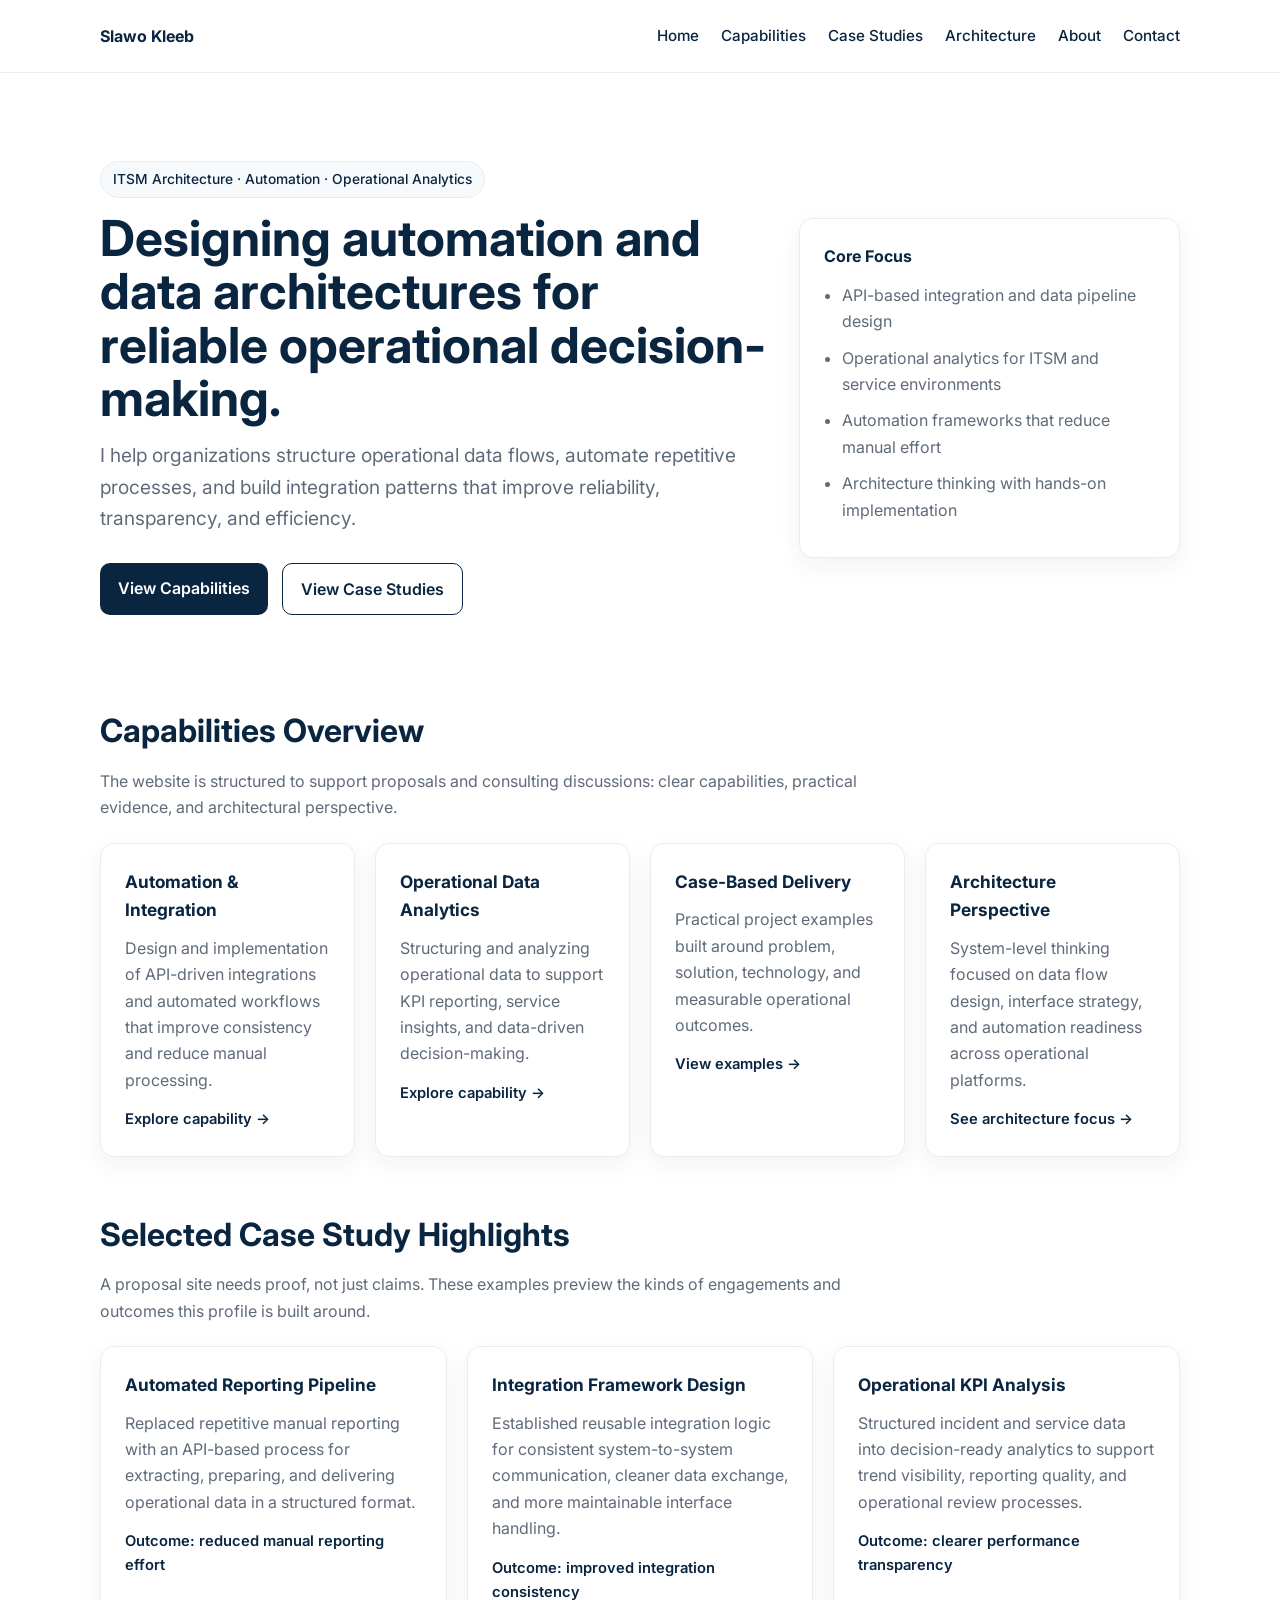
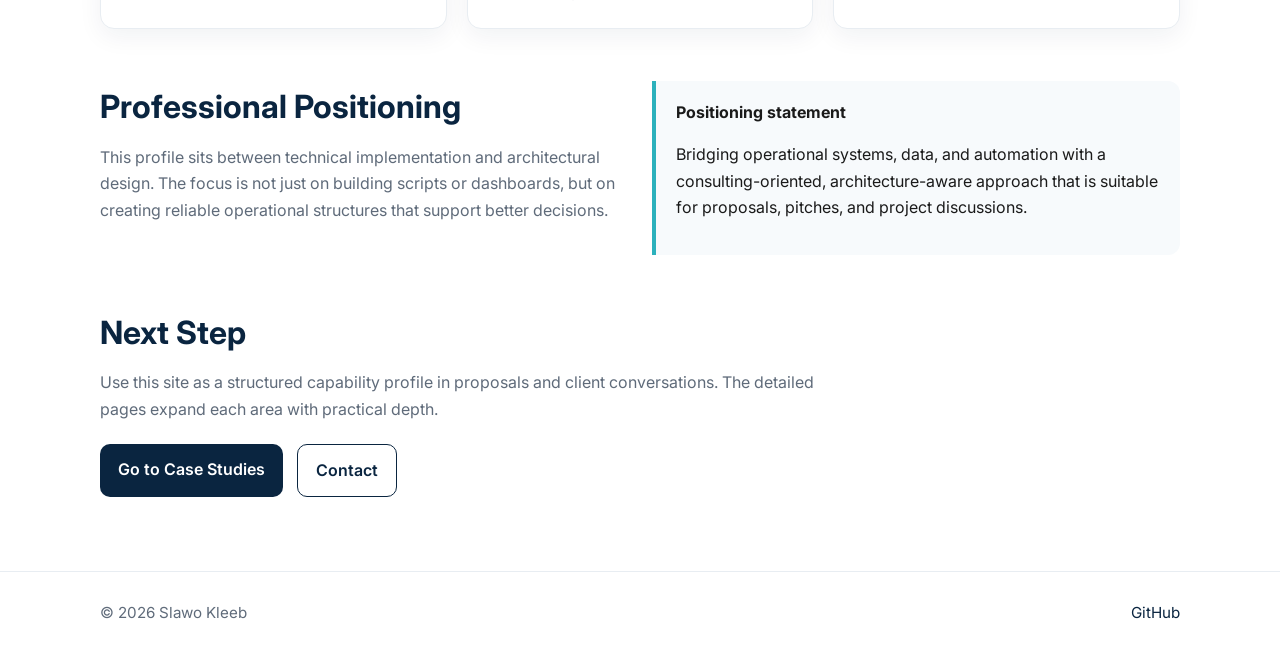
<file: index.html>
<!DOCTYPE html>
<html lang="en">
<head>
  <meta charset="UTF-8" />
  <meta name="viewport" content="width=device-width, initial-scale=1.0" />
  <title>Slawo Kleeb | ITSM Architect & Automation Specialist</title>
  <meta
    name="description"
    content="Slawo Kleeb helps organizations improve operational decision-making through automation, integration, and data architecture."
  />
  <link rel="preconnect" href="https://fonts.googleapis.com" />
  <link rel="preconnect" href="https://fonts.gstatic.com" crossorigin />
  <link
    href="https://fonts.googleapis.com/css2?family=Inter:wght@300;400;500;600;700&display=swap"
    rel="stylesheet"
  />
  <link rel="stylesheet" href="styles.css" />
</head>
<body>
  <header class="site-header">
    <div class="container header-inner">
      <a class="brand" href="index.html">Slawo Kleeb</a>
      <nav class="nav" aria-label="Main navigation">
        <a href="index.html">Home</a>
        <a href="capabilities.html">Capabilities</a>
        <a href="case-studies.html">Case Studies</a>
        <a href="architecture.html">Architecture</a>
        <a href="about.html">About</a>
        <a href="contact.html">Contact</a>
      </nav>
    </div>
  </header>

  <main>
    <section class="hero">
      <div class="container hero-grid">
        <div>
          <div class="eyebrow">ITSM Architecture · Automation · Operational Analytics</div>
          <h1>Designing automation and data architectures for reliable operational decision-making.</h1>
          <p class="hero-subtitle">
            I help organizations structure operational data flows, automate repetitive processes,
            and build integration patterns that improve reliability, transparency, and efficiency.
          </p>
          <div class="button-row">
            <a class="btn btn-primary" href="capabilities.html">View Capabilities</a>
            <a class="btn btn-secondary" href="case-studies.html">View Case Studies</a>
          </div>
        </div>

        <aside class="hero-card">
          <h3>Core Focus</h3>
          <ul>
            <li>API-based integration and data pipeline design</li>
            <li>Operational analytics for ITSM and service environments</li>
            <li>Automation frameworks that reduce manual effort</li>
            <li>Architecture thinking with hands-on implementation</li>
          </ul>
        </aside>
      </div>
    </section>

    <section class="section">
      <div class="container">
        <div class="section-header">
          <h2>Capabilities Overview</h2>
          <p>
            The website is structured to support proposals and consulting discussions:
            clear capabilities, practical evidence, and architectural perspective.
          </p>
        </div>

        <div class="grid grid-4">
          <article class="card">
            <h3>Automation & Integration</h3>
            <p>
              Design and implementation of API-driven integrations and automated workflows
              that improve consistency and reduce manual processing.
            </p>
            <div class="meta"><a href="capabilities.html">Explore capability →</a></div>
          </article>

          <article class="card">
            <h3>Operational Data Analytics</h3>
            <p>
              Structuring and analyzing operational data to support KPI reporting,
              service insights, and data-driven decision-making.
            </p>
            <div class="meta"><a href="capabilities.html">Explore capability →</a></div>
          </article>

          <article class="card">
            <h3>Case-Based Delivery</h3>
            <p>
              Practical project examples built around problem, solution, technology,
              and measurable operational outcomes.
            </p>
            <div class="meta"><a href="case-studies.html">View examples →</a></div>
          </article>

          <article class="card">
            <h3>Architecture Perspective</h3>
            <p>
              System-level thinking focused on data flow design, interface strategy,
              and automation readiness across operational platforms.
            </p>
            <div class="meta"><a href="architecture.html">See architecture focus →</a></div>
          </article>
        </div>
      </div>
    </section>

    <section class="section">
      <div class="container">
        <div class="section-header">
          <h2>Selected Case Study Highlights</h2>
          <p>
            A proposal site needs proof, not just claims. These examples preview the kinds of
            engagements and outcomes this profile is built around.
          </p>
        </div>

        <div class="grid grid-3">
          <article class="card">
            <h3>Automated Reporting Pipeline</h3>
            <p>
              Replaced repetitive manual reporting with an API-based process for extracting,
              preparing, and delivering operational data in a structured format.
            </p>
            <div class="meta">Outcome: reduced manual reporting effort</div>
          </article>

          <article class="card">
            <h3>Integration Framework Design</h3>
            <p>
              Established reusable integration logic for consistent system-to-system communication,
              cleaner data exchange, and more maintainable interface handling.
            </p>
            <div class="meta">Outcome: improved integration consistency</div>
          </article>

          <article class="card">
            <h3>Operational KPI Analysis</h3>
            <p>
              Structured incident and service data into decision-ready analytics to support trend
              visibility, reporting quality, and operational review processes.
            </p>
            <div class="meta">Outcome: clearer performance transparency</div>
          </article>
        </div>
      </div>
    </section>

    <section class="section">
      <div class="container split">
        <div>
          <div class="section-header">
            <h2>Professional Positioning</h2>
            <p>
              This profile sits between technical implementation and architectural design.
              The focus is not just on building scripts or dashboards, but on creating reliable
              operational structures that support better decisions.
            </p>
          </div>
        </div>

        <div class="focus-box">
          <strong>Positioning statement</strong>
          <p>
            Bridging operational systems, data, and automation with a consulting-oriented,
            architecture-aware approach that is suitable for proposals, pitches, and project discussions.
          </p>
        </div>
      </div>
    </section>

    <section class="section">
      <div class="container">
        <div class="section-header">
          <h2>Next Step</h2>
          <p>
            Use this site as a structured capability profile in proposals and client conversations.
            The detailed pages expand each area with practical depth.
          </p>
        </div>
        <div class="button-row">
          <a class="btn btn-primary" href="case-studies.html">Go to Case Studies</a>
          <a class="btn btn-secondary" href="contact.html">Contact</a>
        </div>
      </div>
    </section>
  </main>

  <footer class="site-footer">
    <div class="container footer-row">
      <div>© 2026 Slawo Kleeb</div>
      <div>
        <a href="https://github.com/SlawoKleeb" target="_blank" rel="noopener noreferrer">GitHub</a>
      </div>
    </div>
  </footer>
</body>
</html>
</file>
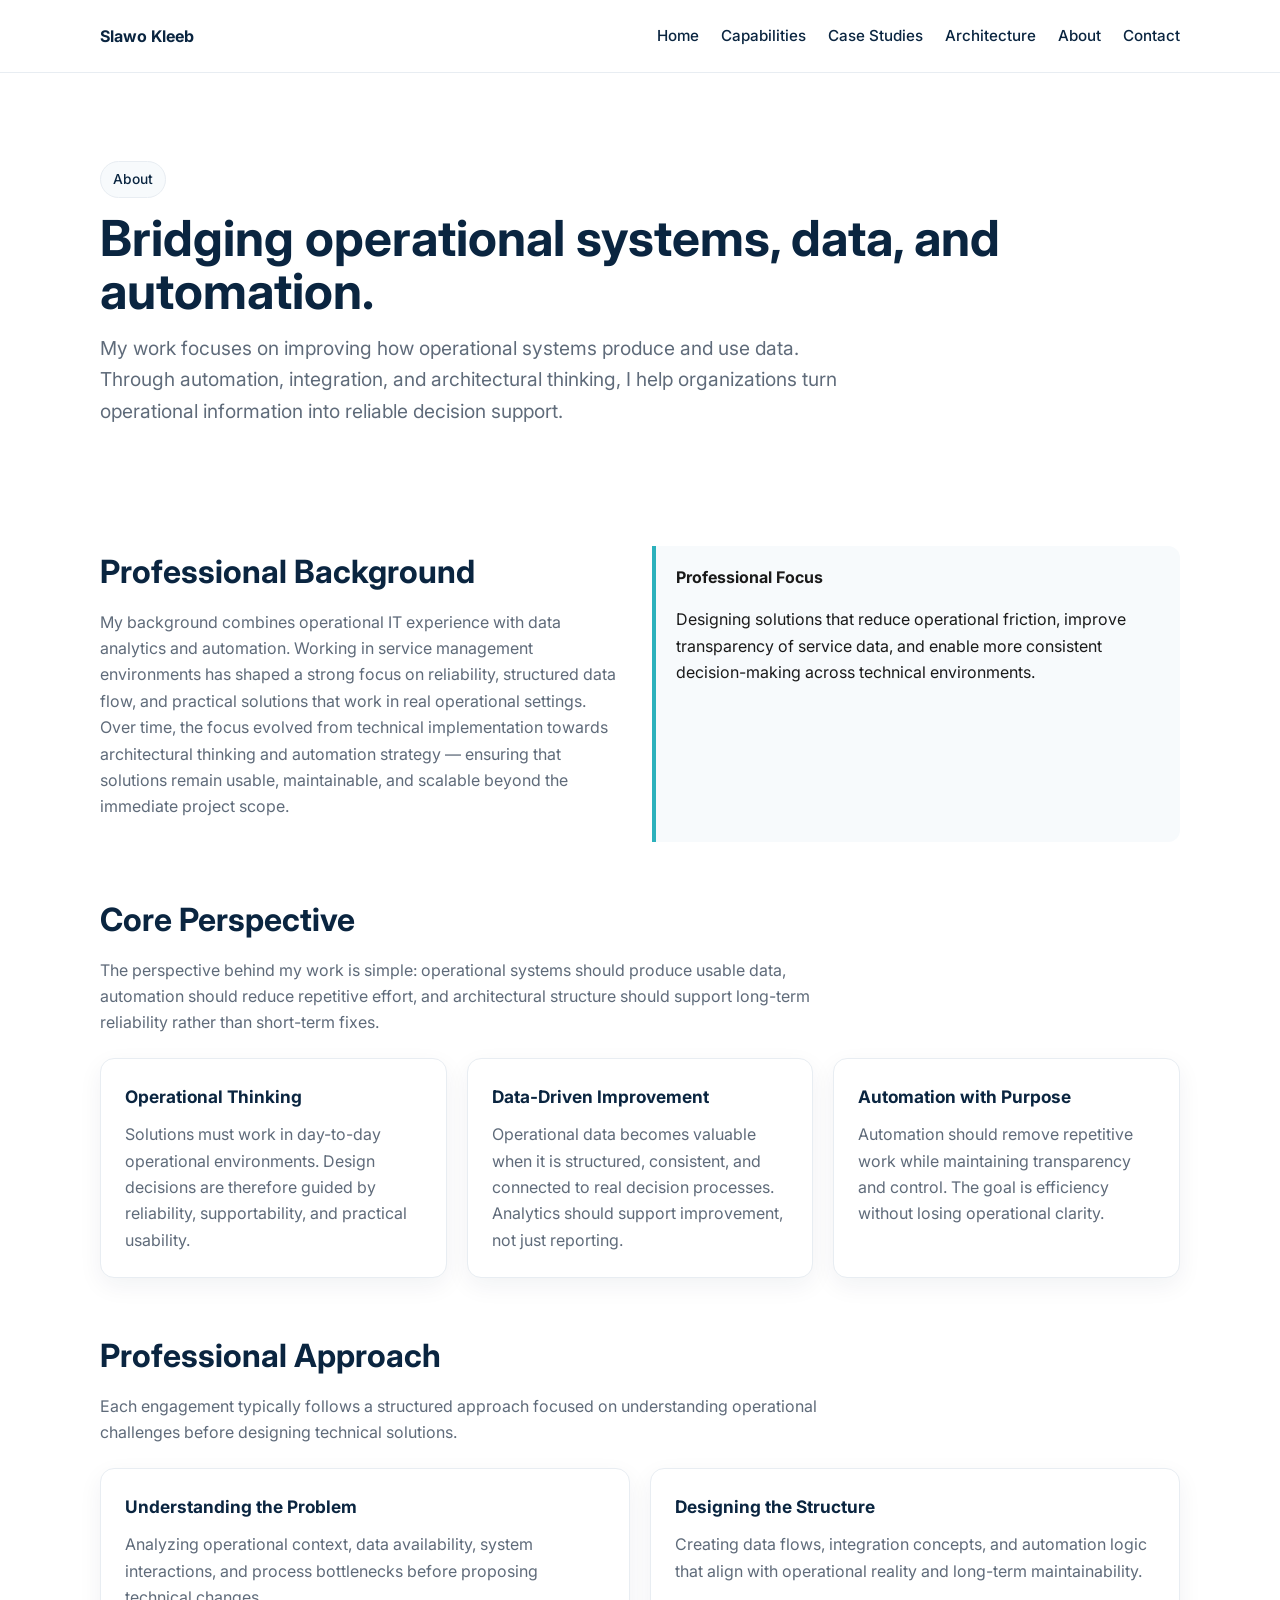
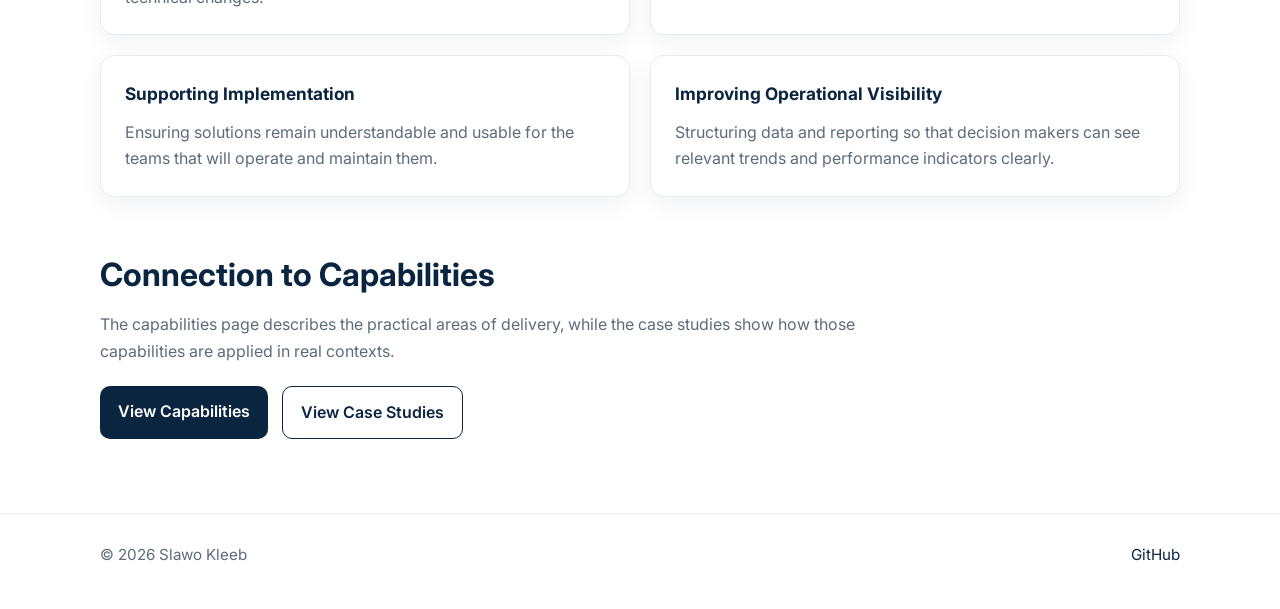
<file: about.html>
<!DOCTYPE html>
<html lang="en">
<head>
<meta charset="UTF-8">
<meta name="viewport" content="width=device-width, initial-scale=1.0">
<title>About | Slawo Kleeb</title>

<link rel="preconnect" href="https://fonts.googleapis.com">
<link rel="preconnect" href="https://fonts.gstatic.com" crossorigin>

<link href="https://fonts.googleapis.com/css2?family=Inter:wght@300;400;500;600;700&display=swap" rel="stylesheet">

<link rel="stylesheet" href="styles.css">
</head>

<body>

<header class="site-header">
<div class="container header-inner">

<a class="brand" href="index.html">Slawo Kleeb</a>

<nav class="nav">
<a href="index.html">Home</a>
<a href="capabilities.html">Capabilities</a>
<a href="case-studies.html">Case Studies</a>
<a href="architecture.html">Architecture</a>
<a href="about.html">About</a>
<a href="contact.html">Contact</a>
</nav>

</div>
</header>

<main>

<section class="hero">
<div class="container">

<div class="eyebrow">About</div>

<h1>Bridging operational systems, data, and automation.</h1>

<p class="hero-subtitle">
My work focuses on improving how operational systems produce and use data.  
Through automation, integration, and architectural thinking, I help organizations
turn operational information into reliable decision support.
</p>

</div>
</section>

<section class="section">
<div class="container split">

<div>

<div class="section-header">

<h2>Professional Background</h2>

<p>
My background combines operational IT experience with data analytics and automation.
Working in service management environments has shaped a strong focus on reliability,
structured data flow, and practical solutions that work in real operational settings.
</p>

<p>
Over time, the focus evolved from technical implementation towards architectural thinking
and automation strategy — ensuring that solutions remain usable, maintainable,
and scalable beyond the immediate project scope.
</p>

</div>

</div>

<div class="focus-box">

<strong>Professional Focus</strong>

<p>
Designing solutions that reduce operational friction, improve transparency of service data,
and enable more consistent decision-making across technical environments.
</p>

</div>

</div>
</section>

<section class="section">

<div class="container">

<div class="section-header">

<h2>Core Perspective</h2>

<p>
The perspective behind my work is simple: operational systems should produce usable data,
automation should reduce repetitive effort, and architectural structure should support
long-term reliability rather than short-term fixes.
</p>

</div>

<div class="grid grid-3">

<article class="card">

<h3>Operational Thinking</h3>

<p>
Solutions must work in day-to-day operational environments.
Design decisions are therefore guided by reliability,
supportability, and practical usability.
</p>

</article>

<article class="card">

<h3>Data-Driven Improvement</h3>

<p>
Operational data becomes valuable when it is structured,
consistent, and connected to real decision processes.
Analytics should support improvement, not just reporting.
</p>

</article>

<article class="card">

<h3>Automation with Purpose</h3>

<p>
Automation should remove repetitive work while maintaining
transparency and control. The goal is efficiency without
losing operational clarity.
</p>

</article>

</div>

</div>

</section>

<section class="section">

<div class="container">

<div class="section-header">

<h2>Professional Approach</h2>

<p>
Each engagement typically follows a structured approach focused on understanding
operational challenges before designing technical solutions.
</p>

</div>

<div class="grid grid-2">

<article class="card">

<h3>Understanding the Problem</h3>

<p>
Analyzing operational context, data availability, system interactions,
and process bottlenecks before proposing technical changes.
</p>

</article>

<article class="card">

<h3>Designing the Structure</h3>

<p>
Creating data flows, integration concepts, and automation logic
that align with operational reality and long-term maintainability.
</p>

</article>

<article class="card">

<h3>Supporting Implementation</h3>

<p>
Ensuring solutions remain understandable and usable for the teams
that will operate and maintain them.
</p>

</article>

<article class="card">

<h3>Improving Operational Visibility</h3>

<p>
Structuring data and reporting so that decision makers can see
relevant trends and performance indicators clearly.
</p>

</article>

</div>

</div>

</section>

<section class="section">

<div class="container">

<div class="section-header">

<h2>Connection to Capabilities</h2>

<p>
The capabilities page describes the practical areas of delivery,
while the case studies show how those capabilities are applied in real contexts.
</p>

</div>

<div class="button-row">

<a class="btn btn-primary" href="capabilities.html">View Capabilities</a>

<a class="btn btn-secondary" href="case-studies.html">View Case Studies</a>

</div>

</div>

</section>

</main>

<footer class="site-footer">

<div class="container footer-row">

<div>© 2026 Slawo Kleeb</div>

<div>
<a href="https://github.com/SlawoKleeb" target="_blank">GitHub</a>
</div>

</div>

</footer>

</body>
</html>
</file>
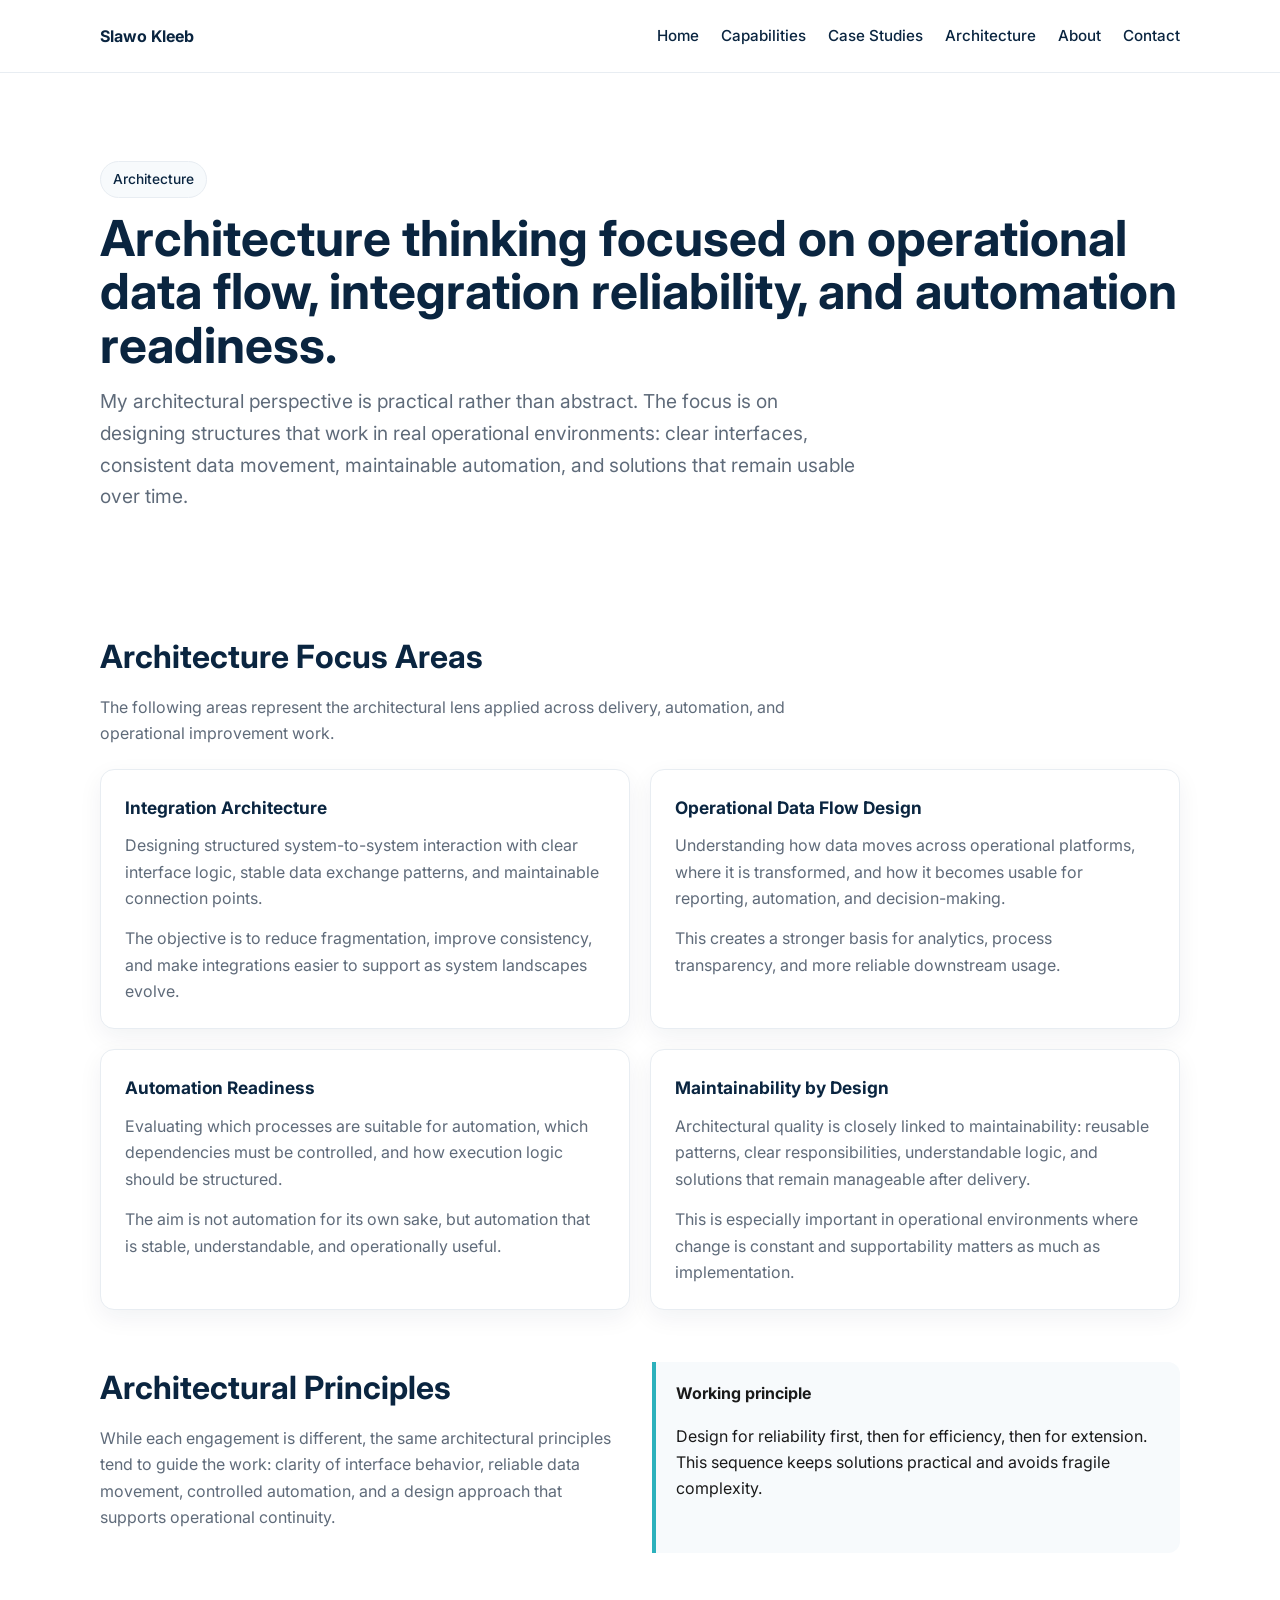
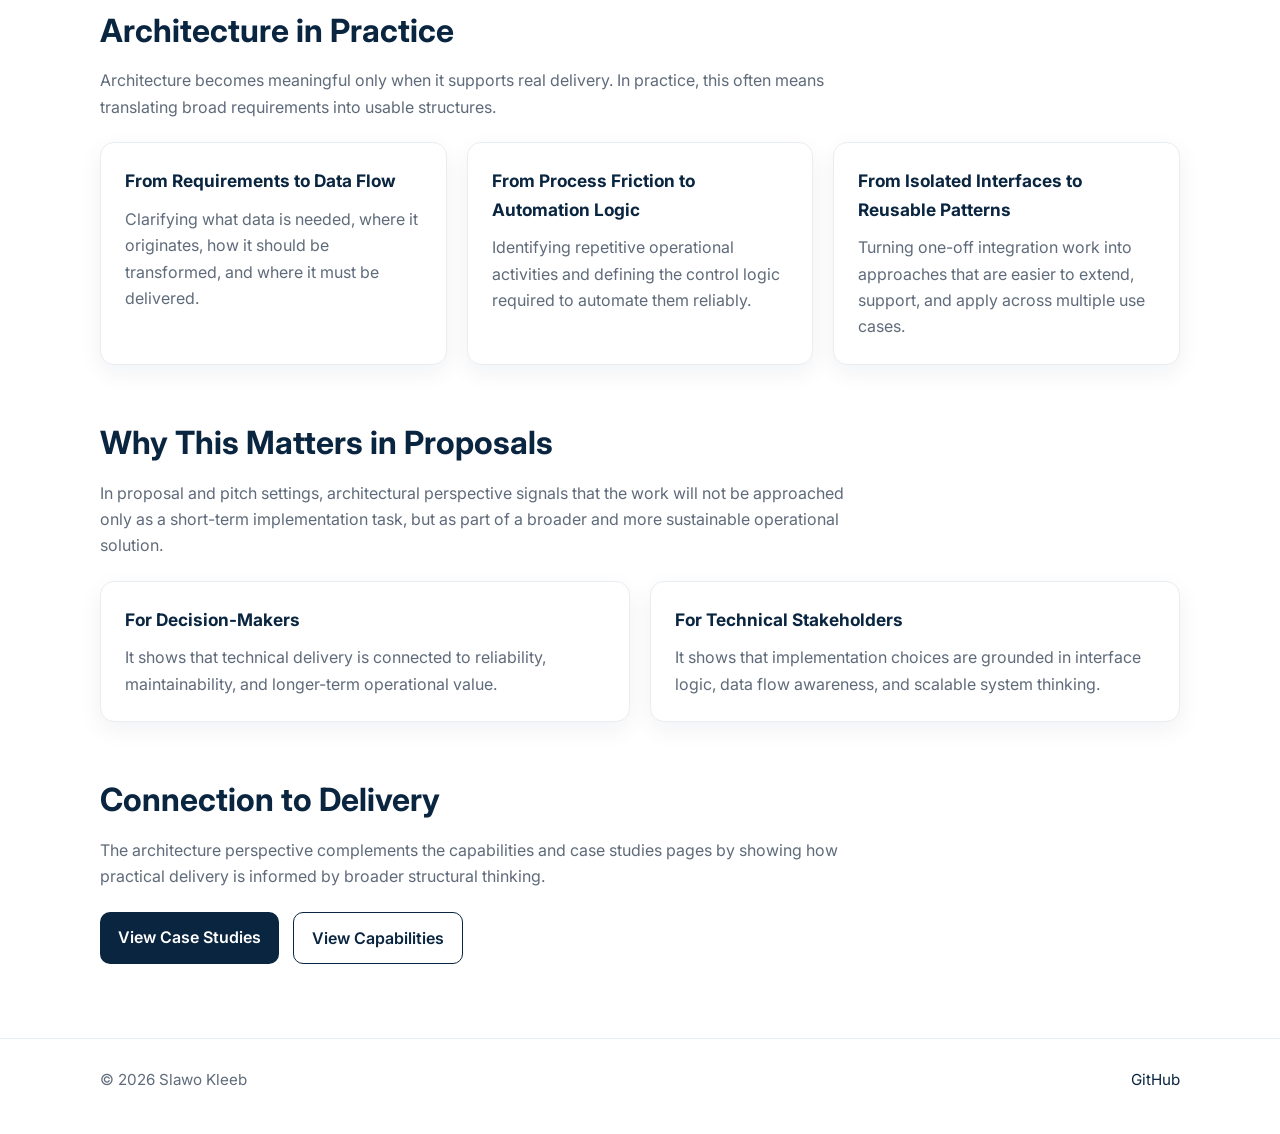
<file: architecture.html>
<!DOCTYPE html>
<html lang="en">
<head>
  <meta charset="UTF-8" />
  <meta name="viewport" content="width=device-width, initial-scale=1.0" />
  <title>Architecture | Slawo Kleeb</title>
  <meta
    name="description"
    content="Architecture perspective of Slawo Kleeb across integration design, operational data flow, automation strategy, and scalable delivery."
  />
  <link rel="preconnect" href="https://fonts.googleapis.com" />
  <link rel="preconnect" href="https://fonts.gstatic.com" crossorigin />
  <link
    href="https://fonts.googleapis.com/css2?family=Inter:wght@300;400;500;600;700&display=swap"
    rel="stylesheet"
  />
  <link rel="stylesheet" href="styles.css" />
</head>
<body>
  <header class="site-header">
    <div class="container header-inner">
      <a class="brand" href="index.html">Slawo Kleeb</a>
      <nav class="nav" aria-label="Main navigation">
        <a href="index.html">Home</a>
        <a href="capabilities.html">Capabilities</a>
        <a href="case-studies.html">Case Studies</a>
        <a href="architecture.html">Architecture</a>
        <a href="about.html">About</a>
        <a href="contact.html">Contact</a>
      </nav>
    </div>
  </header>

  <main>
    <section class="hero">
      <div class="container">
        <div class="eyebrow">Architecture</div>
        <h1>Architecture thinking focused on operational data flow, integration reliability, and automation readiness.</h1>
        <p class="hero-subtitle">
          My architectural perspective is practical rather than abstract. The focus is on designing
          structures that work in real operational environments: clear interfaces, consistent data movement,
          maintainable automation, and solutions that remain usable over time.
        </p>
      </div>
    </section>

    <section class="section">
      <div class="container">
        <div class="section-header">
          <h2>Architecture Focus Areas</h2>
          <p>
            The following areas represent the architectural lens applied across delivery, automation,
            and operational improvement work.
          </p>
        </div>

        <div class="grid grid-2">
          <article class="card">
            <h3>Integration Architecture</h3>
            <p style="margin-bottom: 14px;">
              Designing structured system-to-system interaction with clear interface logic,
              stable data exchange patterns, and maintainable connection points.
            </p>
            <p>
              The objective is to reduce fragmentation, improve consistency,
              and make integrations easier to support as system landscapes evolve.
            </p>
          </article>

          <article class="card">
            <h3>Operational Data Flow Design</h3>
            <p style="margin-bottom: 14px;">
              Understanding how data moves across operational platforms, where it is transformed,
              and how it becomes usable for reporting, automation, and decision-making.
            </p>
            <p>
              This creates a stronger basis for analytics, process transparency,
              and more reliable downstream usage.
            </p>
          </article>

          <article class="card">
            <h3>Automation Readiness</h3>
            <p style="margin-bottom: 14px;">
              Evaluating which processes are suitable for automation,
              which dependencies must be controlled, and how execution logic should be structured.
            </p>
            <p>
              The aim is not automation for its own sake, but automation that is stable,
              understandable, and operationally useful.
            </p>
          </article>

          <article class="card">
            <h3>Maintainability by Design</h3>
            <p style="margin-bottom: 14px;">
              Architectural quality is closely linked to maintainability:
              reusable patterns, clear responsibilities, understandable logic,
              and solutions that remain manageable after delivery.
            </p>
            <p>
              This is especially important in operational environments where change is constant
              and supportability matters as much as implementation.
            </p>
          </article>
        </div>
      </div>
    </section>

    <section class="section">
      <div class="container split">
        <div>
          <div class="section-header">
            <h2>Architectural Principles</h2>
            <p>
              While each engagement is different, the same architectural principles tend to guide the work:
              clarity of interface behavior, reliable data movement, controlled automation,
              and a design approach that supports operational continuity.
            </p>
          </div>
        </div>

        <div class="focus-box">
          <strong>Working principle</strong>
          <p>
            Design for reliability first, then for efficiency, then for extension.
            This sequence keeps solutions practical and avoids fragile complexity.
          </p>
        </div>
      </div>
    </section>

    <section class="section">
      <div class="container">
        <div class="section-header">
          <h2>Architecture in Practice</h2>
          <p>
            Architecture becomes meaningful only when it supports real delivery.
            In practice, this often means translating broad requirements into usable structures.
          </p>
        </div>

        <div class="grid grid-3">
          <article class="card">
            <h3>From Requirements to Data Flow</h3>
            <p>
              Clarifying what data is needed, where it originates,
              how it should be transformed, and where it must be delivered.
            </p>
          </article>

          <article class="card">
            <h3>From Process Friction to Automation Logic</h3>
            <p>
              Identifying repetitive operational activities and defining
              the control logic required to automate them reliably.
            </p>
          </article>

          <article class="card">
            <h3>From Isolated Interfaces to Reusable Patterns</h3>
            <p>
              Turning one-off integration work into approaches that are easier to extend,
              support, and apply across multiple use cases.
            </p>
          </article>
        </div>
      </div>
    </section>

    <section class="section">
      <div class="container">
        <div class="section-header">
          <h2>Why This Matters in Proposals</h2>
          <p>
            In proposal and pitch settings, architectural perspective signals that the work will not be approached
            only as a short-term implementation task, but as part of a broader and more sustainable operational solution.
          </p>
        </div>

        <div class="grid grid-2">
          <article class="card">
            <h3>For Decision-Makers</h3>
            <p>
              It shows that technical delivery is connected to reliability,
              maintainability, and longer-term operational value.
            </p>
          </article>

          <article class="card">
            <h3>For Technical Stakeholders</h3>
            <p>
              It shows that implementation choices are grounded in interface logic,
              data flow awareness, and scalable system thinking.
            </p>
          </article>
        </div>
      </div>
    </section>

    <section class="section">
      <div class="container">
        <div class="section-header">
          <h2>Connection to Delivery</h2>
          <p>
            The architecture perspective complements the capabilities and case studies pages
            by showing how practical delivery is informed by broader structural thinking.
          </p>
        </div>
        <div class="button-row">
          <a class="btn btn-primary" href="case-studies.html">View Case Studies</a>
          <a class="btn btn-secondary" href="capabilities.html">View Capabilities</a>
        </div>
      </div>
    </section>
  </main>

  <footer class="site-footer">
    <div class="container footer-row">
      <div>© 2026 Slawo Kleeb</div>
      <div>
        <a href="https://github.com/SlawoKleeb" target="_blank" rel="noopener noreferrer">GitHub</a>
      </div>
    </div>
  </footer>
</body>
</html>
</file>
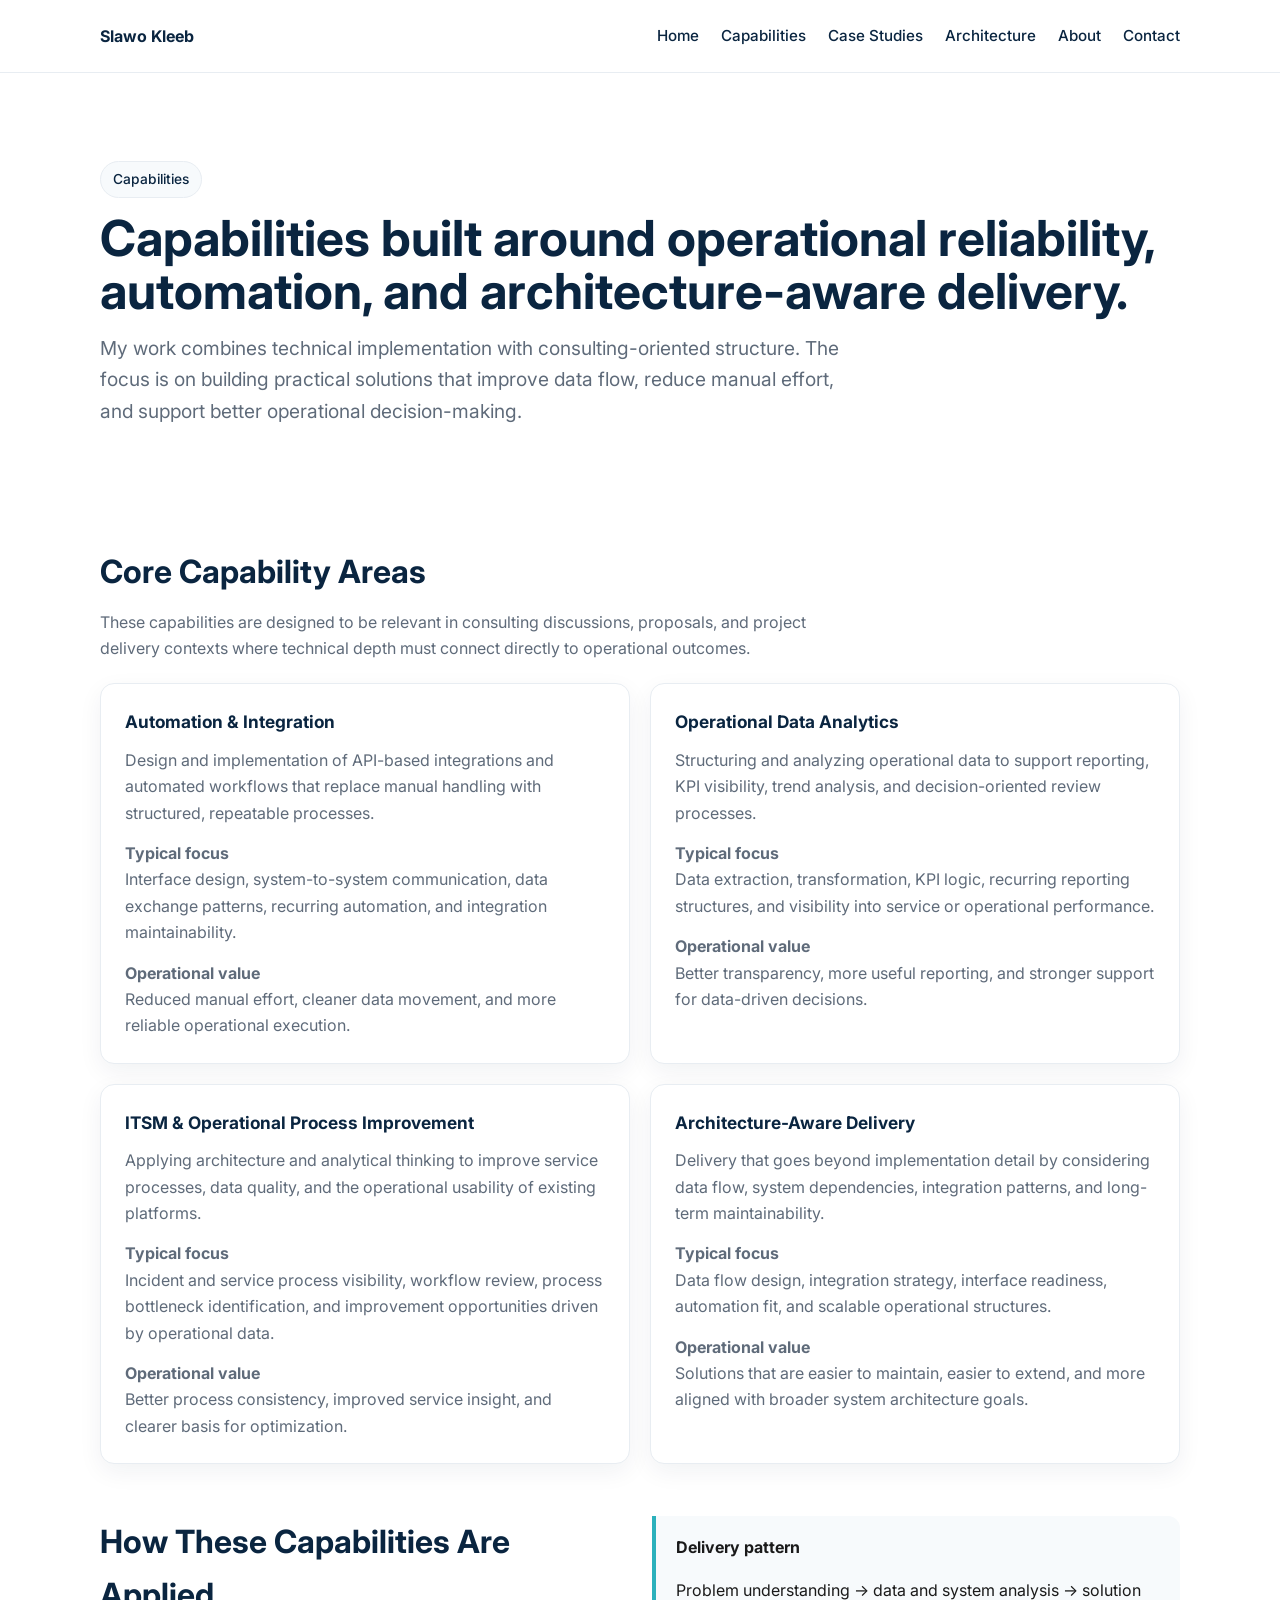
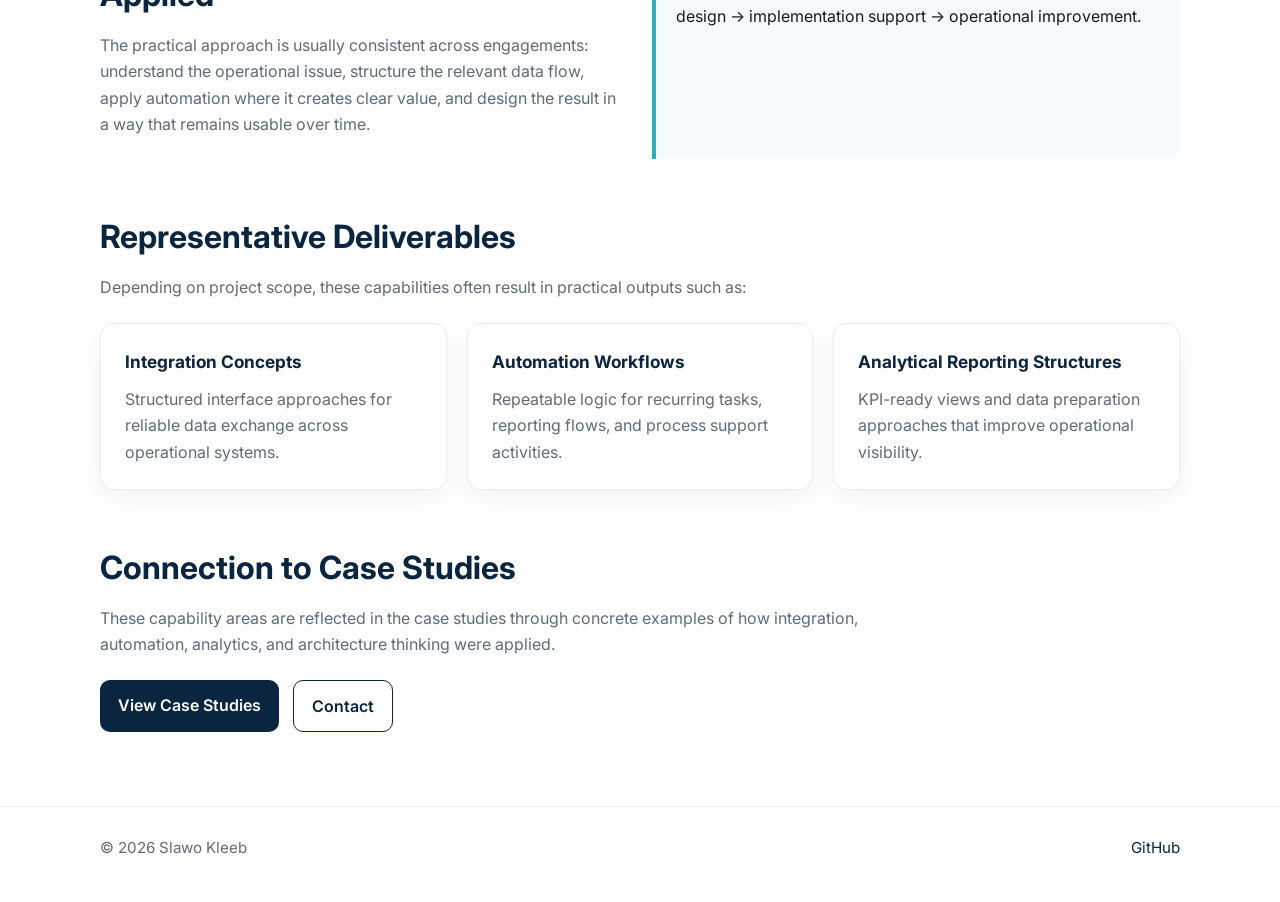
<file: capabilities.html>
<!DOCTYPE html>
<html lang="en">
<head>
  <meta charset="UTF-8" />
  <meta name="viewport" content="width=device-width, initial-scale=1.0" />
  <title>Capabilities | Slawo Kleeb</title>
  <meta
    name="description"
    content="Capabilities of Slawo Kleeb across automation, integration, operational analytics, and ITSM architecture."
  />
  <link rel="preconnect" href="https://fonts.googleapis.com" />
  <link rel="preconnect" href="https://fonts.gstatic.com" crossorigin />
  <link
    href="https://fonts.googleapis.com/css2?family=Inter:wght@300;400;500;600;700&display=swap"
    rel="stylesheet"
  />
  <link rel="stylesheet" href="styles.css" />
</head>
<body>
  <header class="site-header">
    <div class="container header-inner">
      <a class="brand" href="index.html">Slawo Kleeb</a>
      <nav class="nav" aria-label="Main navigation">
        <a href="index.html">Home</a>
        <a href="capabilities.html">Capabilities</a>
        <a href="case-studies.html">Case Studies</a>
        <a href="architecture.html">Architecture</a>
        <a href="about.html">About</a>
        <a href="contact.html">Contact</a>
      </nav>
    </div>
  </header>

  <main>
    <section class="hero">
      <div class="container">
        <div class="eyebrow">Capabilities</div>
        <h1>Capabilities built around operational reliability, automation, and architecture-aware delivery.</h1>
        <p class="hero-subtitle">
          My work combines technical implementation with consulting-oriented structure.
          The focus is on building practical solutions that improve data flow, reduce manual effort,
          and support better operational decision-making.
        </p>
      </div>
    </section>

    <section class="section">
      <div class="container">
        <div class="section-header">
          <h2>Core Capability Areas</h2>
          <p>
            These capabilities are designed to be relevant in consulting discussions, proposals,
            and project delivery contexts where technical depth must connect directly to operational outcomes.
          </p>
        </div>

        <div class="grid grid-2">
          <article class="card">
            <h3>Automation & Integration</h3>
            <p style="margin-bottom: 14px;">
              Design and implementation of API-based integrations and automated workflows
              that replace manual handling with structured, repeatable processes.
            </p>
            <p style="margin-bottom: 14px;">
              <strong>Typical focus</strong><br />
              Interface design, system-to-system communication, data exchange patterns,
              recurring automation, and integration maintainability.
            </p>
            <p>
              <strong>Operational value</strong><br />
              Reduced manual effort, cleaner data movement, and more reliable operational execution.
            </p>
          </article>

          <article class="card">
            <h3>Operational Data Analytics</h3>
            <p style="margin-bottom: 14px;">
              Structuring and analyzing operational data to support reporting, KPI visibility,
              trend analysis, and decision-oriented review processes.
            </p>
            <p style="margin-bottom: 14px;">
              <strong>Typical focus</strong><br />
              Data extraction, transformation, KPI logic, recurring reporting structures,
              and visibility into service or operational performance.
            </p>
            <p>
              <strong>Operational value</strong><br />
              Better transparency, more useful reporting, and stronger support for data-driven decisions.
            </p>
          </article>

          <article class="card">
            <h3>ITSM & Operational Process Improvement</h3>
            <p style="margin-bottom: 14px;">
              Applying architecture and analytical thinking to improve service processes,
              data quality, and the operational usability of existing platforms.
            </p>
            <p style="margin-bottom: 14px;">
              <strong>Typical focus</strong><br />
              Incident and service process visibility, workflow review, process bottleneck identification,
              and improvement opportunities driven by operational data.
            </p>
            <p>
              <strong>Operational value</strong><br />
              Better process consistency, improved service insight, and clearer basis for optimization.
            </p>
          </article>

          <article class="card">
            <h3>Architecture-Aware Delivery</h3>
            <p style="margin-bottom: 14px;">
              Delivery that goes beyond implementation detail by considering data flow,
              system dependencies, integration patterns, and long-term maintainability.
            </p>
            <p style="margin-bottom: 14px;">
              <strong>Typical focus</strong><br />
              Data flow design, integration strategy, interface readiness,
              automation fit, and scalable operational structures.
            </p>
            <p>
              <strong>Operational value</strong><br />
              Solutions that are easier to maintain, easier to extend,
              and more aligned with broader system architecture goals.
            </p>
          </article>
        </div>
      </div>
    </section>

    <section class="section">
      <div class="container split">
        <div>
          <div class="section-header">
            <h2>How These Capabilities Are Applied</h2>
            <p>
              The practical approach is usually consistent across engagements:
              understand the operational issue, structure the relevant data flow,
              apply automation where it creates clear value, and design the result
              in a way that remains usable over time.
            </p>
          </div>
        </div>

        <div class="focus-box">
          <strong>Delivery pattern</strong>
          <p>
            Problem understanding → data and system analysis → solution design →
            implementation support → operational improvement.
          </p>
        </div>
      </div>
    </section>

    <section class="section">
      <div class="container">
        <div class="section-header">
          <h2>Representative Deliverables</h2>
          <p>
            Depending on project scope, these capabilities often result in practical outputs such as:
          </p>
        </div>

        <div class="grid grid-3">
          <article class="card">
            <h3>Integration Concepts</h3>
            <p>
              Structured interface approaches for reliable data exchange across operational systems.
            </p>
          </article>

          <article class="card">
            <h3>Automation Workflows</h3>
            <p>
              Repeatable logic for recurring tasks, reporting flows, and process support activities.
            </p>
          </article>

          <article class="card">
            <h3>Analytical Reporting Structures</h3>
            <p>
              KPI-ready views and data preparation approaches that improve operational visibility.
            </p>
          </article>
        </div>
      </div>
    </section>

    <section class="section">
      <div class="container">
        <div class="section-header">
          <h2>Connection to Case Studies</h2>
          <p>
            These capability areas are reflected in the case studies through concrete examples
            of how integration, automation, analytics, and architecture thinking were applied.
          </p>
        </div>
        <div class="button-row">
          <a class="btn btn-primary" href="case-studies.html">View Case Studies</a>
          <a class="btn btn-secondary" href="contact.html">Contact</a>
        </div>
      </div>
    </section>
  </main>

  <footer class="site-footer">
    <div class="container footer-row">
      <div>© 2026 Slawo Kleeb</div>
      <div>
        <a href="https://github.com/SlawoKleeb" target="_blank" rel="noopener noreferrer">GitHub</a>
      </div>
    </div>
  </footer>
</body>
</html>
</file>
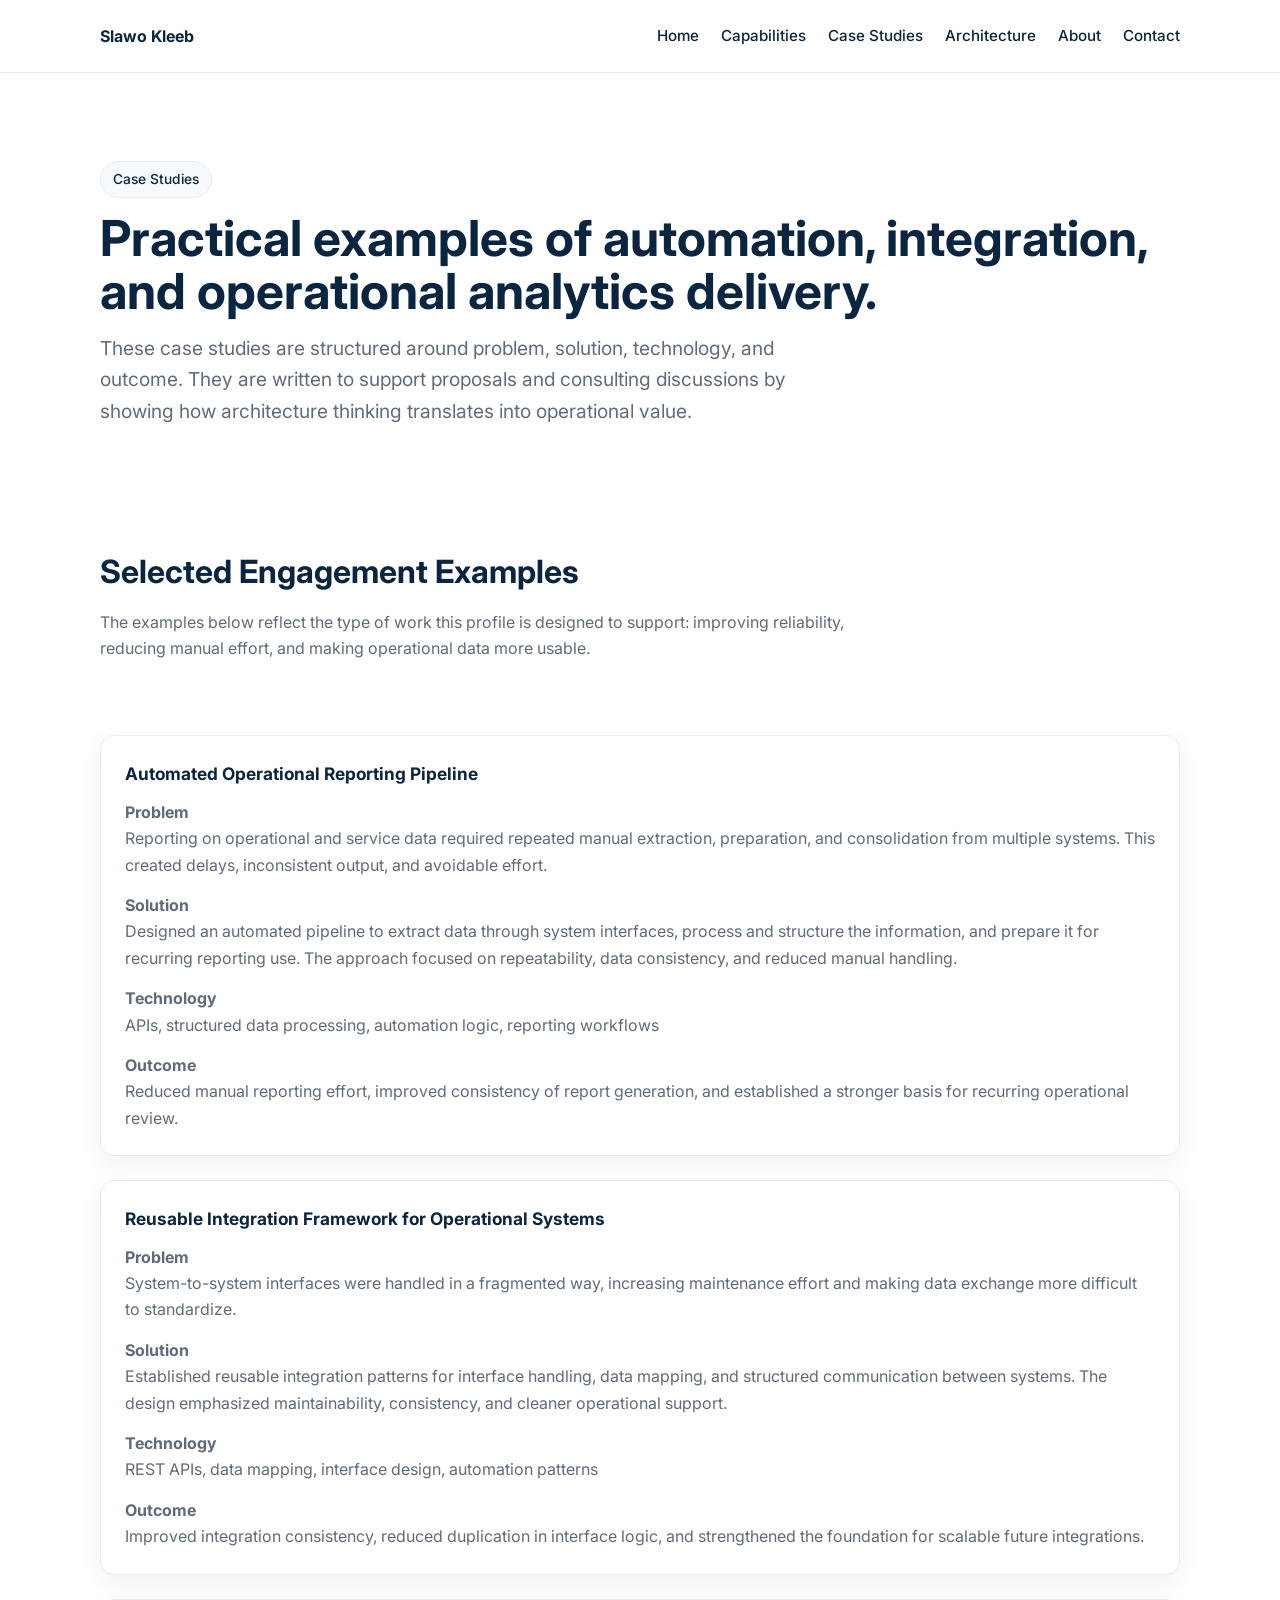
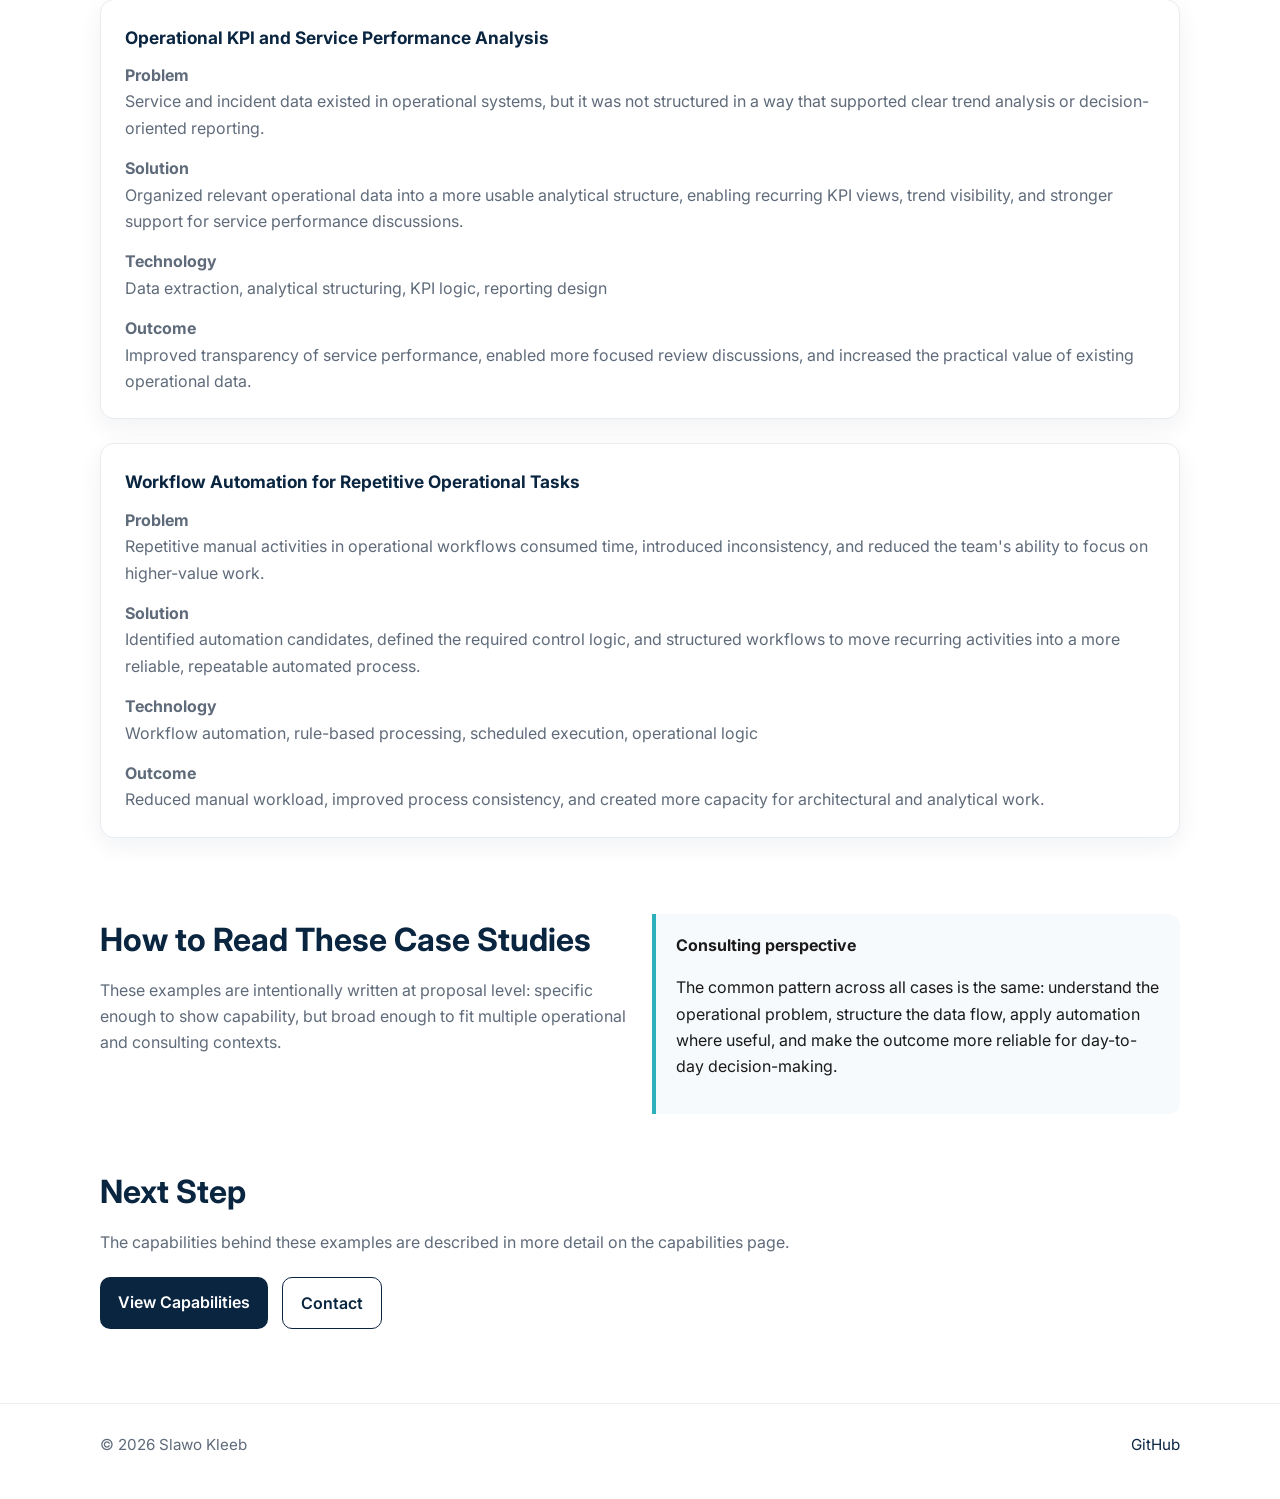
<file: case-studies.html>
<!DOCTYPE html>
<html lang="en">
<head>
  <meta charset="UTF-8" />
  <meta name="viewport" content="width=device-width, initial-scale=1.0" />
  <title>Case Studies | Slawo Kleeb</title>
  <meta
    name="description"
    content="Selected case studies by Slawo Kleeb across automation, integration, operational analytics, and ITSM architecture."
  />
  <link rel="preconnect" href="https://fonts.googleapis.com" />
  <link rel="preconnect" href="https://fonts.gstatic.com" crossorigin />
  <link
    href="https://fonts.googleapis.com/css2?family=Inter:wght@300;400;500;600;700&display=swap"
    rel="stylesheet"
  />
  <link rel="stylesheet" href="styles.css" />
</head>
<body>
  <header class="site-header">
    <div class="container header-inner">
      <a class="brand" href="index.html">Slawo Kleeb</a>
      <nav class="nav" aria-label="Main navigation">
        <a href="index.html">Home</a>
        <a href="capabilities.html">Capabilities</a>
        <a href="case-studies.html">Case Studies</a>
        <a href="architecture.html">Architecture</a>
        <a href="about.html">About</a>
        <a href="contact.html">Contact</a>
      </nav>
    </div>
  </header>

  <main>
    <section class="hero">
      <div class="container">
        <div class="eyebrow">Case Studies</div>
        <h1>Practical examples of automation, integration, and operational analytics delivery.</h1>
        <p class="hero-subtitle">
          These case studies are structured around problem, solution, technology, and outcome.
          They are written to support proposals and consulting discussions by showing how
          architecture thinking translates into operational value.
        </p>
      </div>
    </section>

    <section class="section">
      <div class="container">
        <div class="section-header">
          <h2>Selected Engagement Examples</h2>
          <p>
            The examples below reflect the type of work this profile is designed to support:
            improving reliability, reducing manual effort, and making operational data more usable.
          </p>
        </div>
      </div>
    </section>

    <section class="section">
      <div class="container">
        <article class="card" style="margin-bottom: 24px;">
          <h3>Automated Operational Reporting Pipeline</h3>
          <p style="margin-bottom: 14px;">
            <strong>Problem</strong><br />
            Reporting on operational and service data required repeated manual extraction,
            preparation, and consolidation from multiple systems. This created delays,
            inconsistent output, and avoidable effort.
          </p>
          <p style="margin-bottom: 14px;">
            <strong>Solution</strong><br />
            Designed an automated pipeline to extract data through system interfaces,
            process and structure the information, and prepare it for recurring reporting use.
            The approach focused on repeatability, data consistency, and reduced manual handling.
          </p>
          <p style="margin-bottom: 14px;">
            <strong>Technology</strong><br />
            APIs, structured data processing, automation logic, reporting workflows
          </p>
          <p>
            <strong>Outcome</strong><br />
            Reduced manual reporting effort, improved consistency of report generation,
            and established a stronger basis for recurring operational review.
          </p>
        </article>

        <article class="card" style="margin-bottom: 24px;">
          <h3>Reusable Integration Framework for Operational Systems</h3>
          <p style="margin-bottom: 14px;">
            <strong>Problem</strong><br />
            System-to-system interfaces were handled in a fragmented way, increasing
            maintenance effort and making data exchange more difficult to standardize.
          </p>
          <p style="margin-bottom: 14px;">
            <strong>Solution</strong><br />
            Established reusable integration patterns for interface handling, data mapping,
            and structured communication between systems. The design emphasized maintainability,
            consistency, and cleaner operational support.
          </p>
          <p style="margin-bottom: 14px;">
            <strong>Technology</strong><br />
            REST APIs, data mapping, interface design, automation patterns
          </p>
          <p>
            <strong>Outcome</strong><br />
            Improved integration consistency, reduced duplication in interface logic,
            and strengthened the foundation for scalable future integrations.
          </p>
        </article>

        <article class="card" style="margin-bottom: 24px;">
          <h3>Operational KPI and Service Performance Analysis</h3>
          <p style="margin-bottom: 14px;">
            <strong>Problem</strong><br />
            Service and incident data existed in operational systems, but it was not
            structured in a way that supported clear trend analysis or decision-oriented reporting.
          </p>
          <p style="margin-bottom: 14px;">
            <strong>Solution</strong><br />
            Organized relevant operational data into a more usable analytical structure,
            enabling recurring KPI views, trend visibility, and stronger support for
            service performance discussions.
          </p>
          <p style="margin-bottom: 14px;">
            <strong>Technology</strong><br />
            Data extraction, analytical structuring, KPI logic, reporting design
          </p>
          <p>
            <strong>Outcome</strong><br />
            Improved transparency of service performance, enabled more focused review discussions,
            and increased the practical value of existing operational data.
          </p>
        </article>

        <article class="card" style="margin-bottom: 24px;">
          <h3>Workflow Automation for Repetitive Operational Tasks</h3>
          <p style="margin-bottom: 14px;">
            <strong>Problem</strong><br />
            Repetitive manual activities in operational workflows consumed time,
            introduced inconsistency, and reduced the team's ability to focus on higher-value work.
          </p>
          <p style="margin-bottom: 14px;">
            <strong>Solution</strong><br />
            Identified automation candidates, defined the required control logic,
            and structured workflows to move recurring activities into a more reliable,
            repeatable automated process.
          </p>
          <p style="margin-bottom: 14px;">
            <strong>Technology</strong><br />
            Workflow automation, rule-based processing, scheduled execution, operational logic
          </p>
          <p>
            <strong>Outcome</strong><br />
            Reduced manual workload, improved process consistency,
            and created more capacity for architectural and analytical work.
          </p>
        </article>
      </div>
    </section>

    <section class="section">
      <div class="container split">
        <div>
          <div class="section-header">
            <h2>How to Read These Case Studies</h2>
            <p>
              These examples are intentionally written at proposal level: specific enough to
              show capability, but broad enough to fit multiple operational and consulting contexts.
            </p>
          </div>
        </div>

        <div class="focus-box">
          <strong>Consulting perspective</strong>
          <p>
            The common pattern across all cases is the same: understand the operational problem,
            structure the data flow, apply automation where useful, and make the outcome more reliable
            for day-to-day decision-making.
          </p>
        </div>
      </div>
    </section>

    <section class="section">
      <div class="container">
        <div class="section-header">
          <h2>Next Step</h2>
          <p>
            The capabilities behind these examples are described in more detail on the capabilities page.
          </p>
        </div>
        <div class="button-row">
          <a class="btn btn-primary" href="capabilities.html">View Capabilities</a>
          <a class="btn btn-secondary" href="contact.html">Contact</a>
        </div>
      </div>
    </section>
  </main>

  <footer class="site-footer">
    <div class="container footer-row">
      <div>© 2026 Slawo Kleeb</div>
      <div>
        <a href="https://github.com/SlawoKleeb" target="_blank" rel="noopener noreferrer">GitHub</a>
      </div>
    </div>
  </footer>
</body>
</html>
</file>
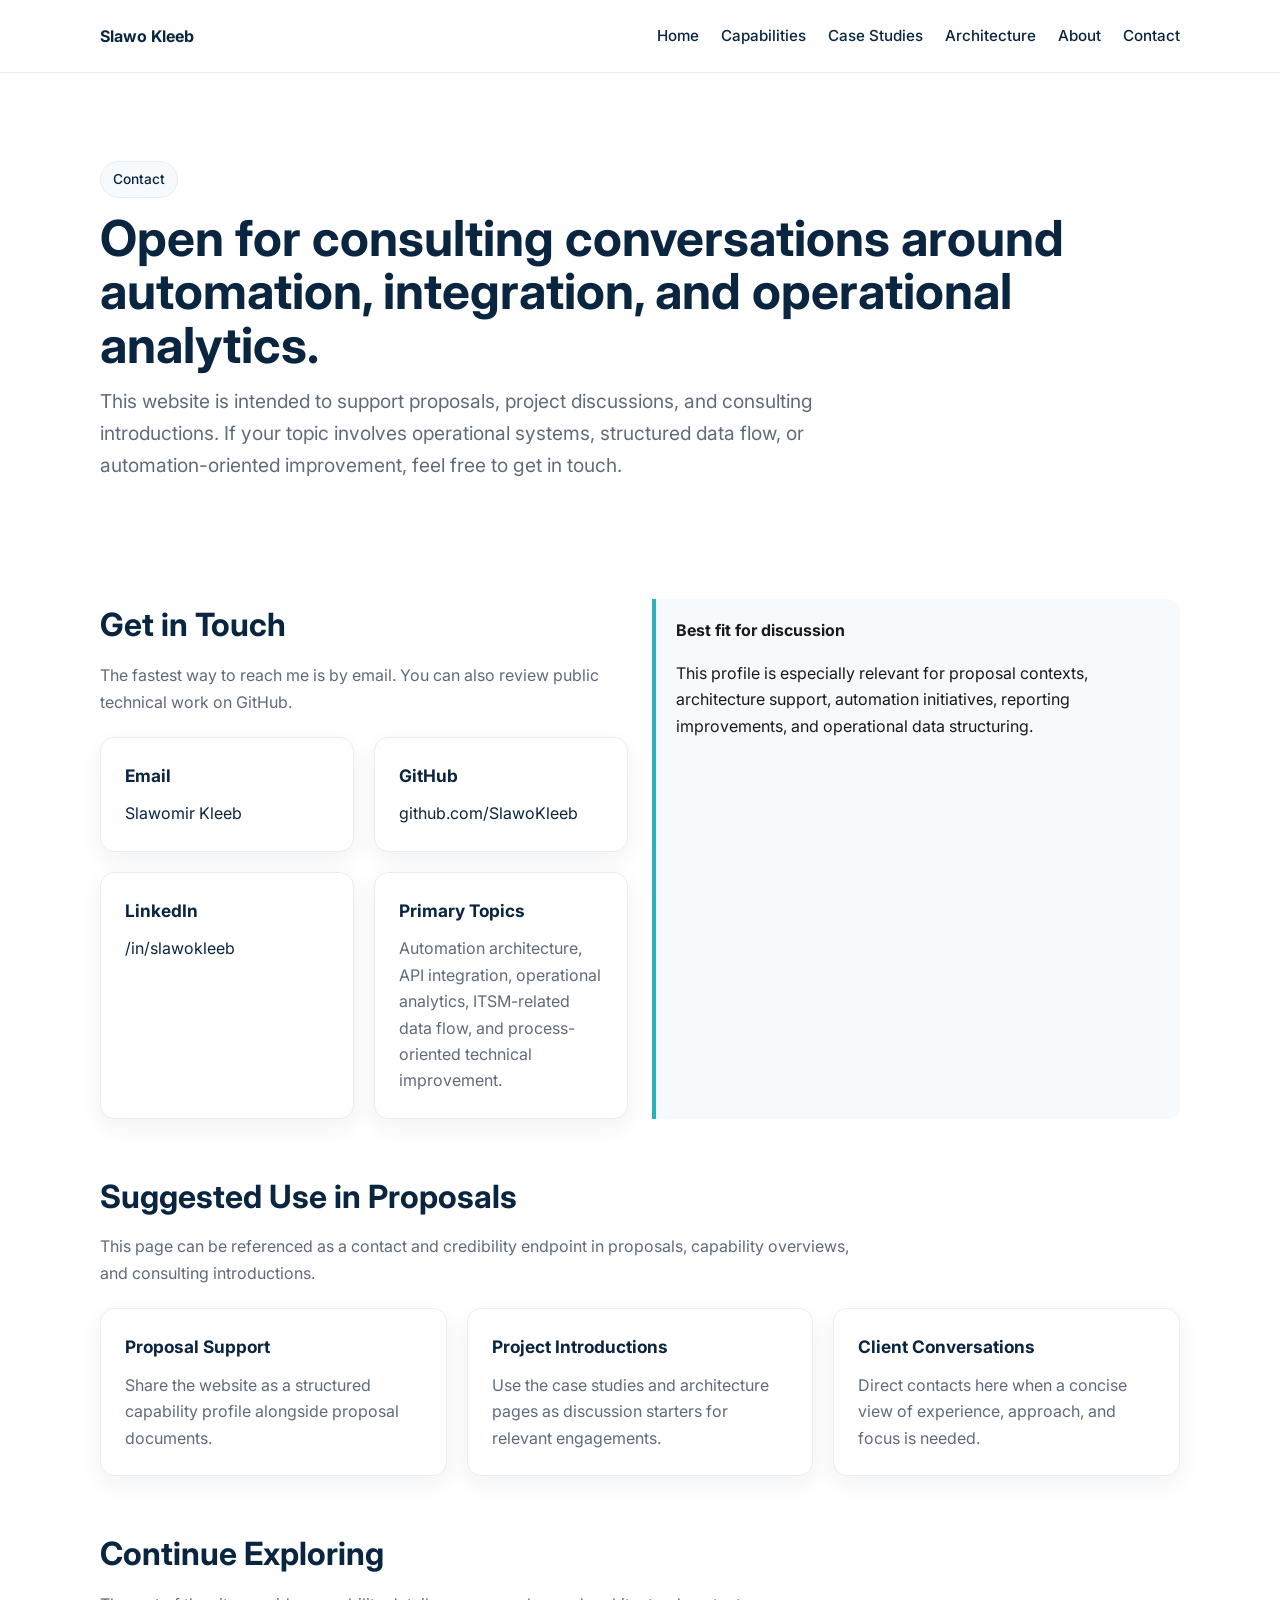
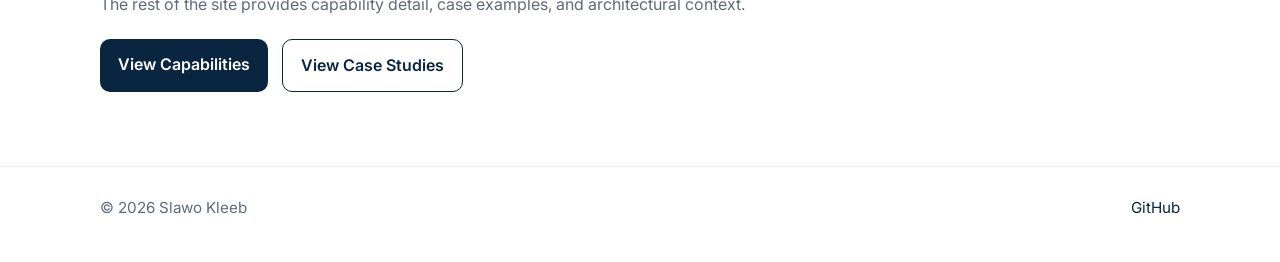
<file: contact.html>
<!DOCTYPE html>
<html lang="en">
<head>
  <meta charset="UTF-8" />
  <meta name="viewport" content="width=device-width, initial-scale=1.0" />
  <title>Contact | Slawo Kleeb</title>
  <meta
    name="description"
    content="Contact Slawo Kleeb for consulting discussions around automation, integration, operational analytics, and architecture."
  />
  <link rel="preconnect" href="https://fonts.googleapis.com" />
  <link rel="preconnect" href="https://fonts.gstatic.com" crossorigin />
  <link
    href="https://fonts.googleapis.com/css2?family=Inter:wght@300;400;500;600;700&display=swap"
    rel="stylesheet"
  />
  <link rel="stylesheet" href="styles.css" />
</head>
<body>
  <header class="site-header">
    <div class="container header-inner">
      <a class="brand" href="index.html">Slawo Kleeb</a>
      <nav class="nav" aria-label="Main navigation">
        <a href="index.html">Home</a>
        <a href="capabilities.html">Capabilities</a>
        <a href="case-studies.html">Case Studies</a>
        <a href="architecture.html">Architecture</a>
        <a href="about.html">About</a>
        <a href="contact.html">Contact</a>
      </nav>
    </div>
  </header>

  <main>
    <section class="hero">
      <div class="container">
        <div class="eyebrow">Contact</div>
        <h1>Open for consulting conversations around automation, integration, and operational analytics.</h1>
        <p class="hero-subtitle">
          This website is intended to support proposals, project discussions, and consulting introductions.
          If your topic involves operational systems, structured data flow, or automation-oriented improvement,
          feel free to get in touch.
        </p>
      </div>
    </section>

    <section class="section">
      <div class="container split">
        <div>
          <div class="section-header">
            <h2>Get in Touch</h2>
            <p>
              The fastest way to reach me is by email. You can also review public technical work on GitHub.
            </p>
          </div>

          <div class="grid grid-2">
            <article class="card">
              <h3>Email</h3>
              <p>
                <a href="mailto:slawomir.kleeb@gmail.com">Slawomir Kleeb</a>
              </p>
            </article>

            <article class="card">
              <h3>GitHub</h3>
              <p>
                <a href="https://github.com/SlawoKleeb" target="_blank" rel="noopener noreferrer">
                  github.com/SlawoKleeb
                </a>
              </p>
            </article>

            <article class="card">
              <h3>LinkedIn</h3>
              <p>
                <a href="http://www.linkedin.com/in/slawokleeb" target="_blank" rel="noopener noreferrer">
                  /in/slawokleeb
                </a>
              </p>
            </article>

            <article class="card">
              <h3>Primary Topics</h3>
              <p>
                Automation architecture, API integration, operational analytics, ITSM-related data flow,
                and process-oriented technical improvement.
              </p>
            </article>
          </div>
        </div>

        <div class="focus-box">
          <strong>Best fit for discussion</strong>
          <p>
            This profile is especially relevant for proposal contexts, architecture support,
            automation initiatives, reporting improvements, and operational data structuring.
          </p>
        </div>
      </div>
    </section>

    <section class="section">
      <div class="container">
        <div class="section-header">
          <h2>Suggested Use in Proposals</h2>
          <p>
            This page can be referenced as a contact and credibility endpoint in proposals,
            capability overviews, and consulting introductions.
          </p>
        </div>

        <div class="grid grid-3">
          <article class="card">
            <h3>Proposal Support</h3>
            <p>
              Share the website as a structured capability profile alongside proposal documents.
            </p>
          </article>

          <article class="card">
            <h3>Project Introductions</h3>
            <p>
              Use the case studies and architecture pages as discussion starters for relevant engagements.
            </p>
          </article>

          <article class="card">
            <h3>Client Conversations</h3>
            <p>
              Direct contacts here when a concise view of experience, approach, and focus is needed.
            </p>
          </article>
        </div>
      </div>
    </section>

    <section class="section">
      <div class="container">
        <div class="section-header">
          <h2>Continue Exploring</h2>
          <p>
            The rest of the site provides capability detail, case examples, and architectural context.
          </p>
        </div>
        <div class="button-row">
          <a class="btn btn-primary" href="capabilities.html">View Capabilities</a>
          <a class="btn btn-secondary" href="case-studies.html">View Case Studies</a>
        </div>
      </div>
    </section>
  </main>

  <footer class="site-footer">
    <div class="container footer-row">
      <div>© 2026 Slawo Kleeb</div>
      <div>
        <a href="https://github.com/SlawoKleeb" target="_blank" rel="noopener noreferrer">GitHub</a>
      </div>
    </div>
  </footer>
</body>
</html>
</file>
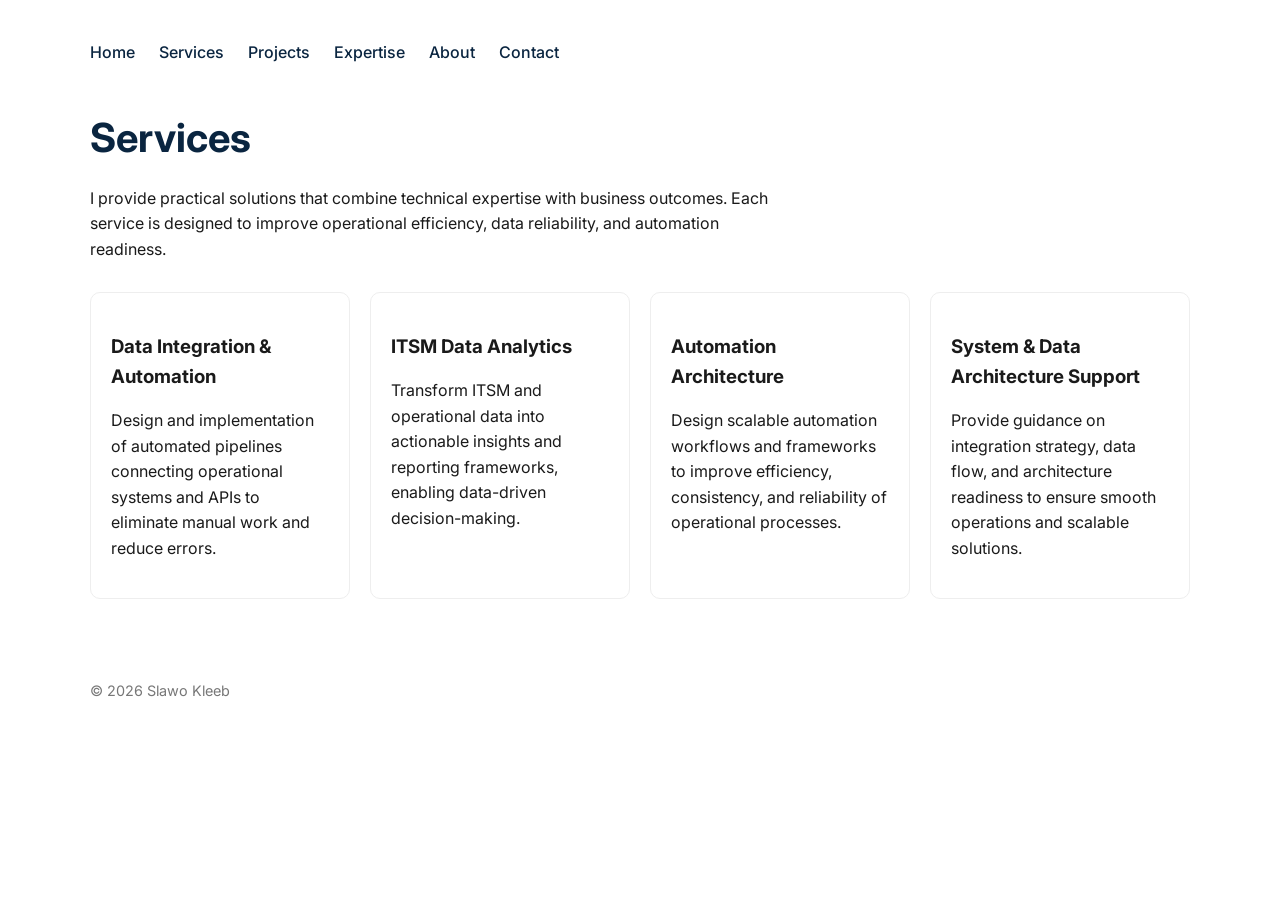
<file: services.html>
<!DOCTYPE html>
<html lang="en">
<head>
  <meta charset="UTF-8" />
  <meta name="viewport" content="width=device-width, initial-scale=1.0"/>
  <title>Services | Slawo Kleeb</title>

  <!-- Fonts -->
  <link href="https://fonts.googleapis.com/css2?family=Inter:wght@300;500;700&display=swap" rel="stylesheet">

  <style>
    body {
      margin: 0;
      font-family: 'Inter', sans-serif;
      color: #1A1A1A;
      background: #FFFFFF;
      line-height: 1.6;
    }

    .container {
      max-width: 1100px;
      margin: auto;
      padding: 40px 20px;
    }

    h1, h2, h3 {
      margin-bottom: 10px;
    }

    h1 { font-size: 2.5rem; color: #0A2540; }
    h2 { color: #0A2540; margin-top: 60px; }
    p { max-width: 700px; }

    .nav {
      margin-bottom: 40px;
    }
    .nav a {
      text-decoration: none;
      margin-right: 20px;
      color: #0A2540;
      font-weight: 500;
    }
    .nav a:hover { color: #2CB1BC; }

    .grid {
      display: grid;
      grid-template-columns: repeat(auto-fit, minmax(250px, 1fr));
      gap: 20px;
      margin-top: 30px;
    }

    .card {
      padding: 20px;
      border: 1px solid #eee;
      border-radius: 10px;
      transition: 0.2s;
    }
    .card:hover { border-color: #2CB1BC; }

    .footer {
      margin-top: 80px;
      font-size: 0.9rem;
      color: #777;
    }

    @media (max-width: 600px) {
      h1 { font-size: 2rem; }
    }
  </style>
</head>
<body>

  <div class="container">

    <!-- NAVIGATION -->
    <nav class="nav">
      <a href="index.html">Home</a>
      <a href="services.html">Services</a>
      <a href="projects.html">Projects</a>
      <a href="expertise.html">Expertise</a>
      <a href="about.html">About</a>
      <a href="contact.html">Contact</a>
    </nav>

    <!-- HERO -->
    <section>
      <h1>Services</h1>
      <p>
        I provide practical solutions that combine technical expertise with business outcomes. Each service is designed to
        improve operational efficiency, data reliability, and automation readiness.
      </p>
    </section>

    <!-- SERVICES GRID -->
    <section>
      <div class="grid">

        <div class="card">
          <h3>Data Integration & Automation</h3>
          <p>
            Design and implementation of automated pipelines connecting operational systems and APIs
            to eliminate manual work and reduce errors.
          </p>
        </div>

        <div class="card">
          <h3>ITSM Data Analytics</h3>
          <p>
            Transform ITSM and operational data into actionable insights and reporting frameworks,
            enabling data-driven decision-making.
          </p>
        </div>

        <div class="card">
          <h3>Automation Architecture</h3>
          <p>
            Design scalable automation workflows and frameworks to improve efficiency, consistency,
            and reliability of operational processes.
          </p>
        </div>

        <div class="card">
          <h3>System & Data Architecture Support</h3>
          <p>
            Provide guidance on integration strategy, data flow, and architecture readiness
            to ensure smooth operations and scalable solutions.
          </p>
        </div>

      </div>
    </section>

    <!-- FOOTER -->
    <div class="footer">
      © 2026 Slawo Kleeb
    </div>

  </div>
</body>
</html>
</file>
<file: styles.css>
:root {
  --primary: #0A2540;
  --accent: #2CB1BC;
  --text: #1A1A1A;
  --muted: #5F6B7A;
  --border: #E8EDF2;
  --bg: #FFFFFF;
  --bg-soft: #F7FAFC;
  --max-width: 1120px;
  --radius: 14px;
  --shadow: 0 8px 24px rgba(10, 37, 64, 0.06);
}

* {
  box-sizing: border-box;
}

html {
  scroll-behavior: smooth;
}

body {
  margin: 0;
  font-family: 'Inter', sans-serif;
  color: var(--text);
  background: var(--bg);
  line-height: 1.65;
}

a {
  color: var(--primary);
  text-decoration: none;
}

a:hover {
  color: var(--accent);
}

.container {
  width: 100%;
  max-width: var(--max-width);
  margin: 0 auto;
  padding: 0 20px;
}

.site-header {
  position: sticky;
  top: 0;
  z-index: 100;
  background: rgba(255, 255, 255, 0.92);
  backdrop-filter: blur(10px);
  border-bottom: 1px solid var(--border);
}

.header-inner {
  display: flex;
  align-items: center;
  justify-content: space-between;
  min-height: 72px;
}

.brand {
  font-weight: 700;
  font-size: 1rem;
  color: var(--primary);
}

.nav {
  display: flex;
  gap: 22px;
  flex-wrap: wrap;
}

.nav a {
  font-weight: 500;
  font-size: 0.95rem;
}

.hero {
  padding: 88px 0 56px;
}

.hero-grid {
  display: grid;
  grid-template-columns: 1.4fr 0.8fr;
  gap: 32px;
  align-items: center;
}

.eyebrow {
  display: inline-block;
  margin-bottom: 14px;
  padding: 6px 12px;
  border: 1px solid var(--border);
  border-radius: 999px;
  color: var(--primary);
  font-size: 0.86rem;
  font-weight: 500;
  background: var(--bg-soft);
}

h1 {
  margin: 0 0 14px;
  font-size: 3.1rem;
  line-height: 1.08;
  color: var(--primary);
}

.hero-subtitle {
  font-size: 1.2rem;
  color: var(--muted);
  max-width: 760px;
  margin: 0 0 28px;
}

.button-row {
  display: flex;
  gap: 14px;
  flex-wrap: wrap;
}

.btn {
  display: inline-block;
  padding: 12px 18px;
  border-radius: 10px;
  font-weight: 600;
  transition: 0.2s ease;
}

.btn-primary {
  background: var(--primary);
  color: white;
}

.btn-primary:hover {
  color: white;
  transform: translateY(-1px);
}

.btn-secondary {
  border: 1px solid var(--primary);
  color: var(--primary);
  background: white;
}

.btn-secondary:hover {
  transform: translateY(-1px);
}

.hero-card {
  border: 1px solid var(--border);
  border-radius: var(--radius);
  padding: 24px;
  box-shadow: var(--shadow);
  background: white;
}

.hero-card h3 {
  margin-top: 0;
  margin-bottom: 12px;
  color: var(--primary);
  font-size: 1rem;
}

.hero-card ul {
  margin: 0;
  padding-left: 18px;
}

.hero-card li {
  margin-bottom: 10px;
  color: var(--muted);
}

.section {
  padding: 34px 0 18px;
}

.section-header {
  margin-bottom: 22px;
}

.section-header h2 {
  margin: 0 0 10px;
  color: var(--primary);
  font-size: 2rem;
}

.section-header p {
  margin: 0;
  color: var(--muted);
  max-width: 760px;
}

.grid {
  display: grid;
  gap: 20px;
}

.grid-4 {
  grid-template-columns: repeat(4, minmax(0, 1fr));
}

.grid-3 {
  grid-template-columns: repeat(3, minmax(0, 1fr));
}

.grid-2 {
  grid-template-columns: repeat(2, minmax(0, 1fr));
}

.card {
  border: 1px solid var(--border);
  border-radius: var(--radius);
  padding: 24px;
  background: white;
  box-shadow: var(--shadow);
}

.card h3 {
  margin-top: 0;
  margin-bottom: 10px;
  color: var(--primary);
  font-size: 1.08rem;
}

.card p {
  margin: 0;
  color: var(--muted);
}

.card .meta {
  margin-top: 14px;
  font-size: 0.92rem;
  color: var(--primary);
  font-weight: 600;
}

.split {
  display: grid;
  grid-template-columns: 1fr 1fr;
  gap: 24px;
}

.focus-box {
  border-left: 4px solid var(--accent);
  padding: 18px 20px;
  background: var(--bg-soft);
  border-radius: 0 12px 12px 0;
}

.site-footer {
  margin-top: 56px;
  padding: 28px 0 42px;
  border-top: 1px solid var(--border);
  color: var(--muted);
  font-size: 0.95rem;
}

.footer-row {
  display: flex;
  justify-content: space-between;
  gap: 20px;
  flex-wrap: wrap;
}

@media (max-width: 980px) {
  .hero-grid,
  .grid-4,
  .grid-3,
  .grid-2,
  .split {
    grid-template-columns: 1fr 1fr;
  }
}

@media (max-width: 720px) {
  .header-inner {
    align-items: flex-start;
    padding: 14px 0;
    flex-direction: column;
    gap: 10px;
  }

  .nav {
    gap: 14px;
  }

  .hero {
    padding-top: 56px;
  }

  .hero-grid,
  .grid-4,
  .grid-3,
  .grid-2,
  .split {
    grid-template-columns: 1fr;
  }

  h1 {
    font-size: 2.35rem;
  }

  .section-header h2 {
    font-size: 1.65rem;
  }
}
</file>
